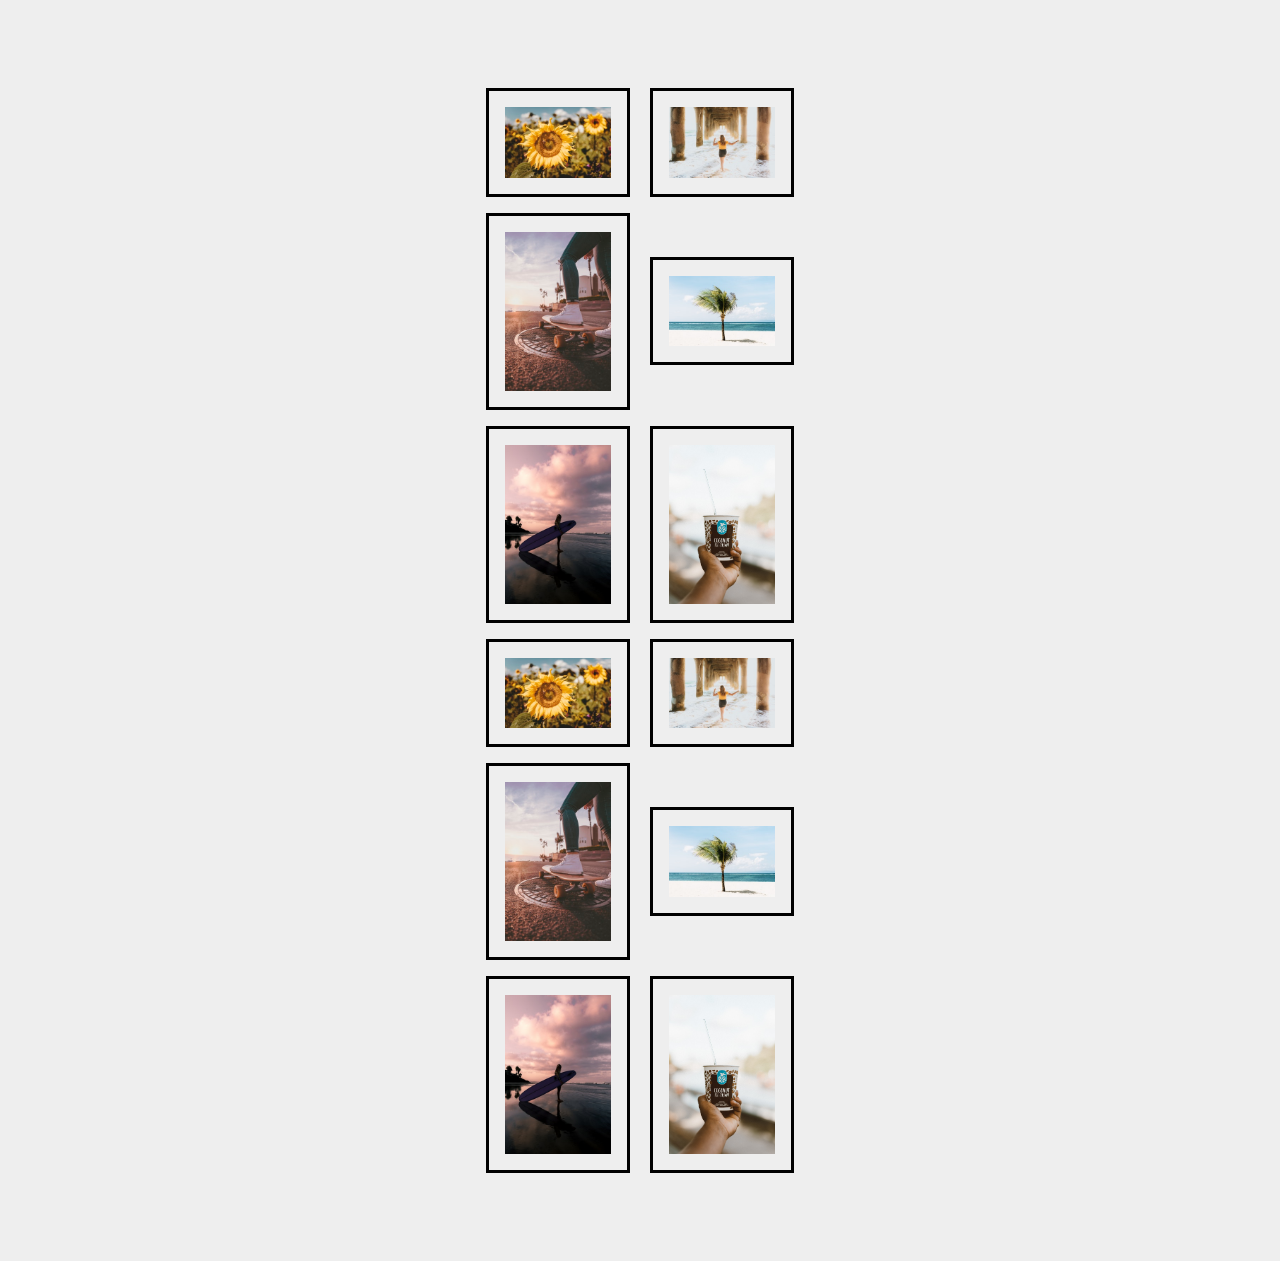
<file: PhotoGallery/index.html>
<!DOCTYPE html>
<html lang="en">

<head>
    <meta charset="UTF-8">
    <meta http-equiv="X-UA-Compatible" content="IE=edge">
    <meta name="viewport" content="width=device-width, initial-scale=1.0">
    <link rel="stylesheet" href="Styles/Reset.css">
    <link rel="stylesheet" href="Styles/styles.css">
    <title>Simple Photo Gallery</title>
</head>

<body>
    <ul class="gallery">
        <li><img src="images/picture1.jpg" alt=""></li>
        <li><img src="images/picture2.jpg" alt=""></li>
        <li><img src="images/picture3.jpg" alt=""></li>
        <li><img src="images/picture4.jpg" alt=""></li>
        <li><img src="images/picture5.jpg" alt=""></li>
        <li><img src="images/picture6.jpg" alt=""></li>
        <li><img src="images/picture1.jpg" alt=""></li>
        <li><img src="images/picture2.jpg" alt=""></li>
        <li><img src="images/picture3.jpg" alt=""></li>
        <li><img src="images/picture4.jpg" alt=""></li>
        <li><img src="images/picture5.jpg" alt=""></li>
        <li><img src="images/picture6.jpg" alt=""></li>
    </ul>
</body>

</html>
</file>
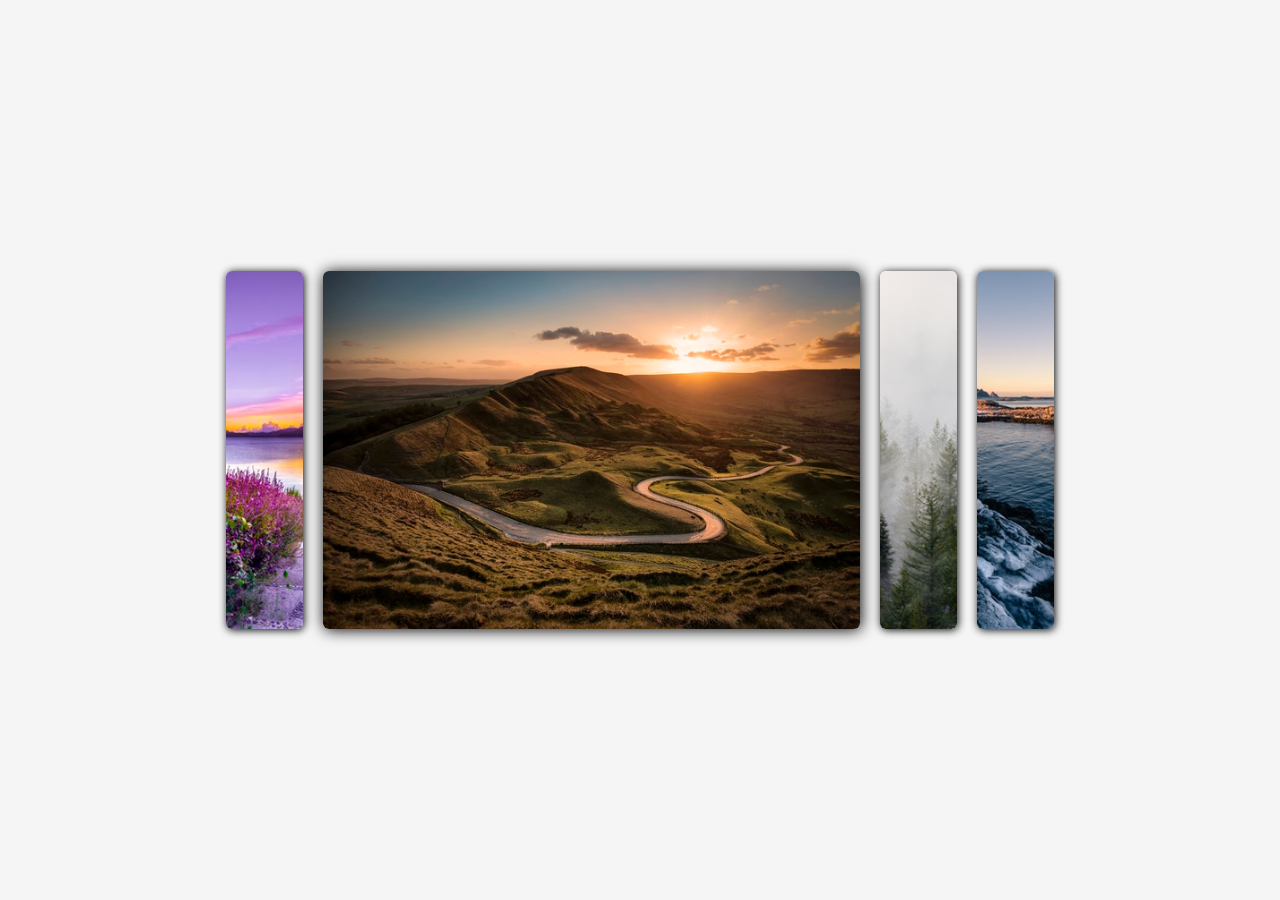
<file: Expanding-flex-cards/10_Expanding-flex-cards/index.html>
<!DOCTYPE html>
<html lang="en">
<head>
    <meta charset="UTF-8">
    <meta http-equiv="X-UA-Compatible" content="IE=edge">
    <meta name="viewport" content="width=device-width, initial-scale=1.0">
    <title>Expanding-flex card</title>
    <link rel="stylesheet" href="reset.css">
    <link rel="stylesheet" href="main.css">
</head>
<body>
    <section class="gallery">
        <img src="images/Image1.jpg" alt="">
        <img src="images/Image2.jpg" alt="">
        <img src="images/Image3.jpg" alt="">
        <img src="images/Image4.jpg" alt="">
    </section>
</body>
</html>
</file>
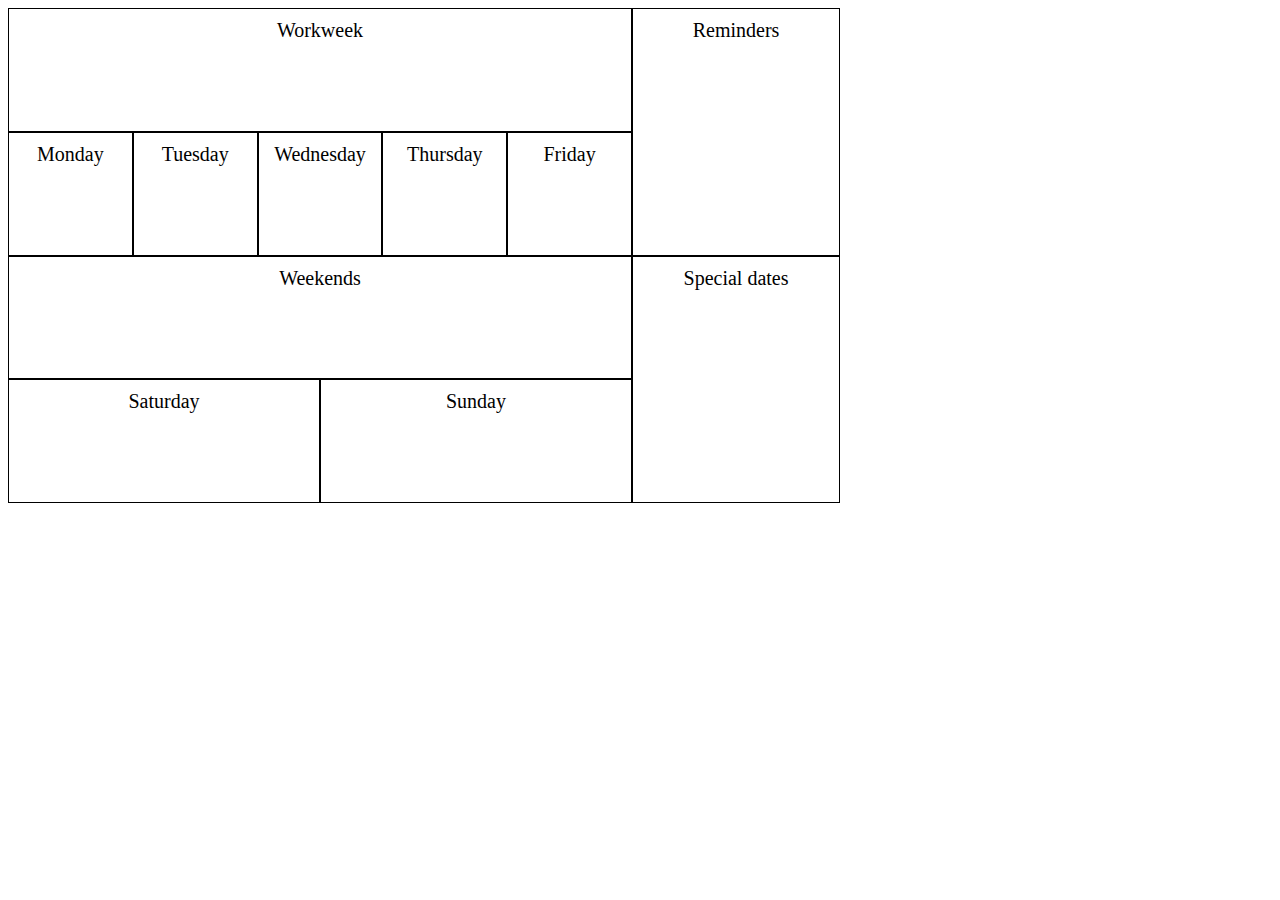
<file: FlexBox/04_FlexModel-Calendar/index.html>
<!DOCTYPE html>
<html lang="en">
<head>
    <meta charset="UTF-8">
    <meta http-equiv="X-UA-Compatible" content="IE=edge">
    <meta name="viewport" content="width=device-width, initial-scale=1.0">
    <link rel="stylesheet" href="style.css">
    <title>"Calendar</title>
</head>
<body>
   <section class="container">    
        <section class="week">
            <span class="item">Workweek</span>
            <span class="item">Monday</span>
            <span class="item">Tuesday</span>
            <span class="item">Wednesday</span>
            <span class="item">Thursday</span>
            <span class="item">Friday</span>
            <span class="item">Weekends</span>
            <span class="item">Saturday</span>
            <span class="item">Sunday</span>
        </section>
         <section class="notes">
            <span class="item">Reminders</span>
            <span class="item">Special dates</span>
        </section>
   </section>
</body>
</html>
</file>
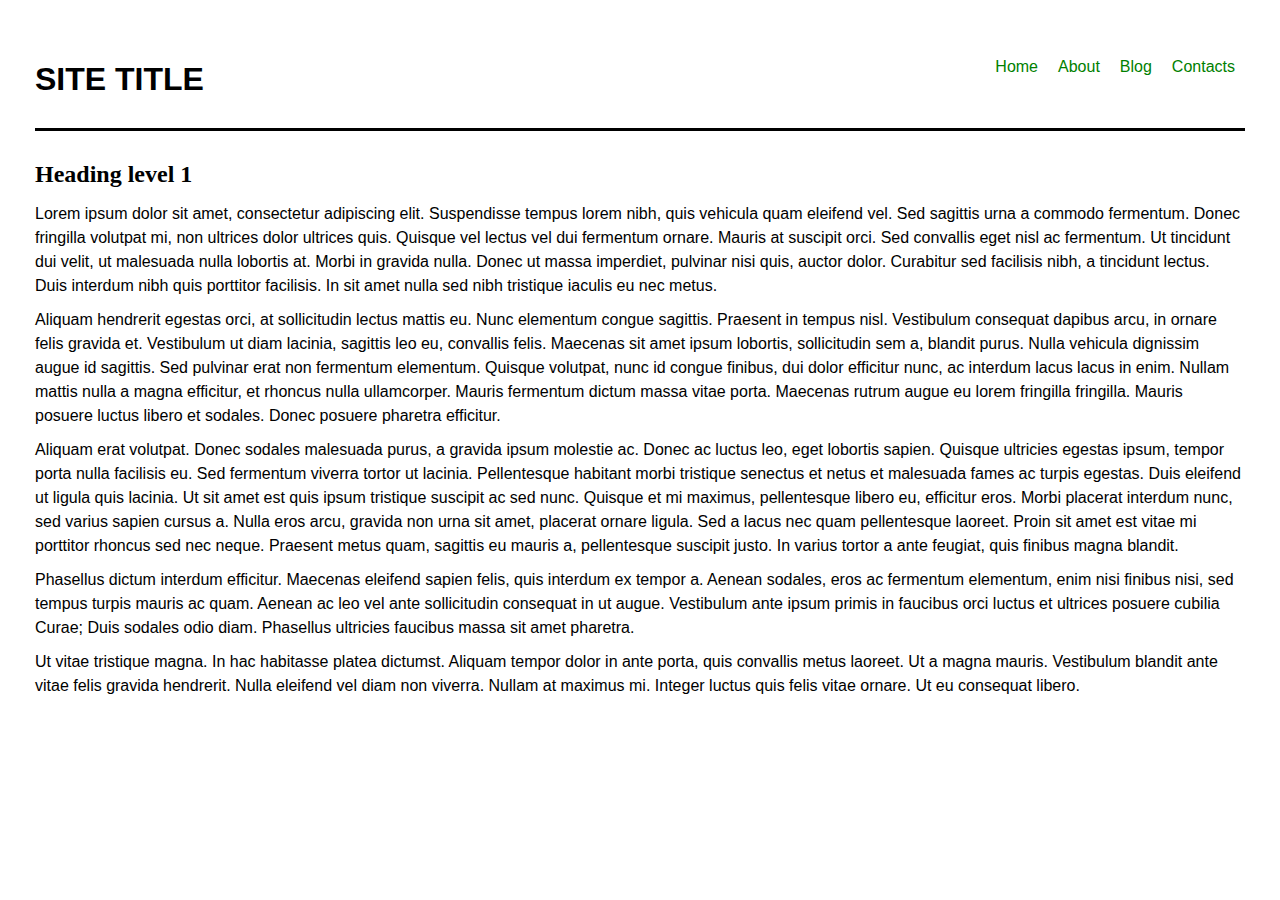
<file: Navigation-flexbox/05_Navigation-flexbox/index.html>
<!DOCTYPE html>
<html lang="en">
<head>
    <meta charset="UTF-8">
    <meta http-equiv="X-UA-Compatible" content="IE=edge">
    <meta name="viewport" content="width=device-width, initial-scale=1.0">
    <link rel="stylesheet" href="reset.css">
    <link rel="stylesheet" href="main.css">
    <title>Navigation-flexbox</title>
</head>
<body>
    <header class="header">
        <h1 class="header_title">Site title</h1>
        <nav class="header_navigation">
            <ul class="navigation_items" role="list">
                <a class="item" href="" >Home</a>
                <a class="item" href="" >About</a>
                <a class="item" href="" >Blog</a>
                <a class="item" href="" >Contacts</a>
            </ul>
        </nav>
    </header>
    <main class="main">
        <article class="article">
            <h2 class="article">Heading level 1</h2>
            <p>Lorem ipsum dolor sit amet, consectetur adipiscing elit. Suspendisse tempus lorem nibh, quis vehicula quam eleifend vel. Sed sagittis urna a commodo fermentum. Donec fringilla volutpat mi, non ultrices dolor ultrices quis. Quisque vel lectus vel dui fermentum ornare. Mauris at suscipit orci. Sed convallis eget nisl ac fermentum. Ut tincidunt dui velit, ut malesuada nulla lobortis at. Morbi in gravida nulla. Donec ut massa imperdiet, pulvinar nisi quis, auctor dolor. Curabitur sed facilisis nibh, a tincidunt lectus. Duis interdum nibh quis porttitor facilisis. In sit amet nulla sed nibh tristique iaculis eu nec metus.
            </p>
            <p>Aliquam hendrerit egestas orci, at sollicitudin lectus mattis eu. Nunc elementum congue sagittis. Praesent in tempus nisl. Vestibulum consequat dapibus arcu, in ornare felis gravida et. Vestibulum ut diam lacinia, sagittis leo eu, convallis felis. Maecenas sit amet ipsum lobortis, sollicitudin sem a, blandit purus. Nulla vehicula dignissim augue id sagittis. Sed pulvinar erat non fermentum elementum. Quisque volutpat, nunc id congue finibus, dui dolor efficitur nunc, ac interdum lacus lacus in enim. Nullam mattis nulla a magna efficitur, et rhoncus nulla ullamcorper. Mauris fermentum dictum massa vitae porta. Maecenas rutrum augue eu lorem fringilla fringilla. Mauris posuere luctus libero et sodales. Donec posuere pharetra efficitur.
            </p>
            <p>
                Aliquam erat volutpat. Donec sodales malesuada purus, a gravida ipsum molestie ac. Donec ac luctus leo, eget lobortis sapien. Quisque ultricies egestas ipsum, tempor porta nulla facilisis eu. Sed fermentum viverra tortor ut lacinia. Pellentesque habitant morbi tristique senectus et netus et malesuada fames ac turpis egestas. Duis eleifend ut ligula quis lacinia. Ut sit amet est quis ipsum tristique suscipit ac sed nunc. Quisque et mi maximus, pellentesque libero eu, efficitur eros. Morbi placerat interdum nunc, sed varius sapien cursus a. Nulla eros arcu, gravida non urna sit amet, placerat ornare ligula. Sed a lacus nec quam pellentesque laoreet. Proin sit amet est vitae mi porttitor rhoncus sed nec neque. Praesent metus quam, sagittis eu mauris a, pellentesque suscipit justo. In varius tortor a ante feugiat, quis finibus magna blandit.
     
            </p>
            <p>
                Phasellus dictum interdum efficitur. Maecenas eleifend sapien felis, quis interdum ex tempor a. Aenean sodales, eros ac fermentum elementum, enim nisi finibus nisi, sed tempus turpis mauris ac quam. Aenean ac leo vel ante sollicitudin consequat in ut augue. Vestibulum ante ipsum primis in faucibus orci luctus et ultrices posuere cubilia Curae; Duis sodales odio diam. Phasellus ultricies faucibus massa sit amet pharetra.
    
            </p>
            <p>
                Ut vitae tristique magna. In hac habitasse platea dictumst. Aliquam tempor dolor in ante porta, quis convallis metus laoreet. Ut a magna mauris. Vestibulum blandit ante vitae felis gravida hendrerit. Nulla eleifend vel diam non viverra. Nullam at maximus mi. Integer luctus quis felis vitae ornare. Ut eu consequat libero.
            </p>
        </article>        
    </main>
</body>
</html>
</file>
<file: PhotoGallery/Styles/styles.css>
body{
    background-color: #eee;
    padding: 5rem;        
}

.gallery{
    width: 35%;
    margin: 0 auto;
    text-align: center;
}

.gallery li{
    width: 9rem;
    display: inline-block;
    border: 0.2rem solid black;
    padding: 1rem;
    vertical-align: middle; 
    margin: 0.5rem;   
}

img{  
    height: auto;     
}
</file>
<file: Expanding-flex-cards/10_Expanding-flex-cards/main.css>
body{
    display: flex;
    background-color: whitesmoke;
    justify-content:center;
    align-items:center;
}

.gallery{
   display: flex;
   justify-content: center;
   width: 60%;
   gap: 20px
   
}

.gallery img:nth-child(1),
.gallery img:nth-child(3),
.gallery img:nth-child(4){
    
    width: 10%;
    object-fit: cover;    
    border-radius: 6px;
    box-shadow: 1px 1px 9px 0 black;
   
  
}

.gallery img:nth-child(2){
    width: 70%;
    object-fit: cover;
    border-radius: 6px;  
    box-shadow: 1px 1px 15px 0 black;
}
</file>
<file: FlexBox/04_FlexModel-Calendar/style.css>
*{
    box-sizing: border-box;    
}

.container{
    display: flex;
    background: url(https://cdn.britannica.com/67/19367-050-885866B4/Valley-Taurus-Mountains-Turkey.jpg);
    background-size: cover;
    font-size: 20px;
    flex-wrap: wrap;
    max-width: 65vw;
    height: 55vh;
}

.container section{
    display: flex;
    text-align: center;
    flex-wrap: wrap;    
}

.container .header{        
    flex-basis: 100%;     
}

.container .item{
   border: 1px solid black;   
}

.container .week{
    flex-basis: 75%;   
}

.container .week .item{
    padding: 10px;
    flex-basis: 20%;
}

.container .week .item:nth-child(1),
.container .week .item:nth-child(7){
    flex-basis: 100%;
}

.container .week .item:nth-child(8),
.container .week .item:nth-child(9){
    flex-basis: 50%;
}

.container .notes{
    display: flex;
    flex-direction: column;
    flex-basis: 25%;       
}

.container .notes .item{
    padding: 10px;
    flex: 1 1 50%;
}
</file>
<file: Navigation-flexbox/05_Navigation-flexbox/main.css>
h1, a, p{
    font-family: Arial, Helvetica, sans-serif;
}

/*body*/

body{
    padding: 55px 35px;
}


/*header*/

.header{
    display: flex;
    justify-content: space-between;
    padding-bottom: 25px;
    border-bottom: 3px solid black;
    margin-bottom: 25px;
}

.header .header_title{
    text-transform: uppercase;
}

.header .navigation_items{
    display: flex;
    gap: 20px;
    margin-right: 10px;    
}

.header .navigation_items .item{
    color: green;
    text-decoration: none;
}


/*main*/

.main{
    display: flex;
    flex-direction: column;
}

.main .article{
    display: flex;
    flex-direction: column;
    gap: 10px;
}

/*media*/

@media screen and (max-width: 488px){
    .header{
        
        flex-direction: column;
        justify-content: space-between;               
    }

    .header .header_title{
        margin-bottom: 10px;
    }
}

@media screen and (max-width: 308px){
    
    .header .navigation_items{
        flex-direction: column;
    }
}
</file>
